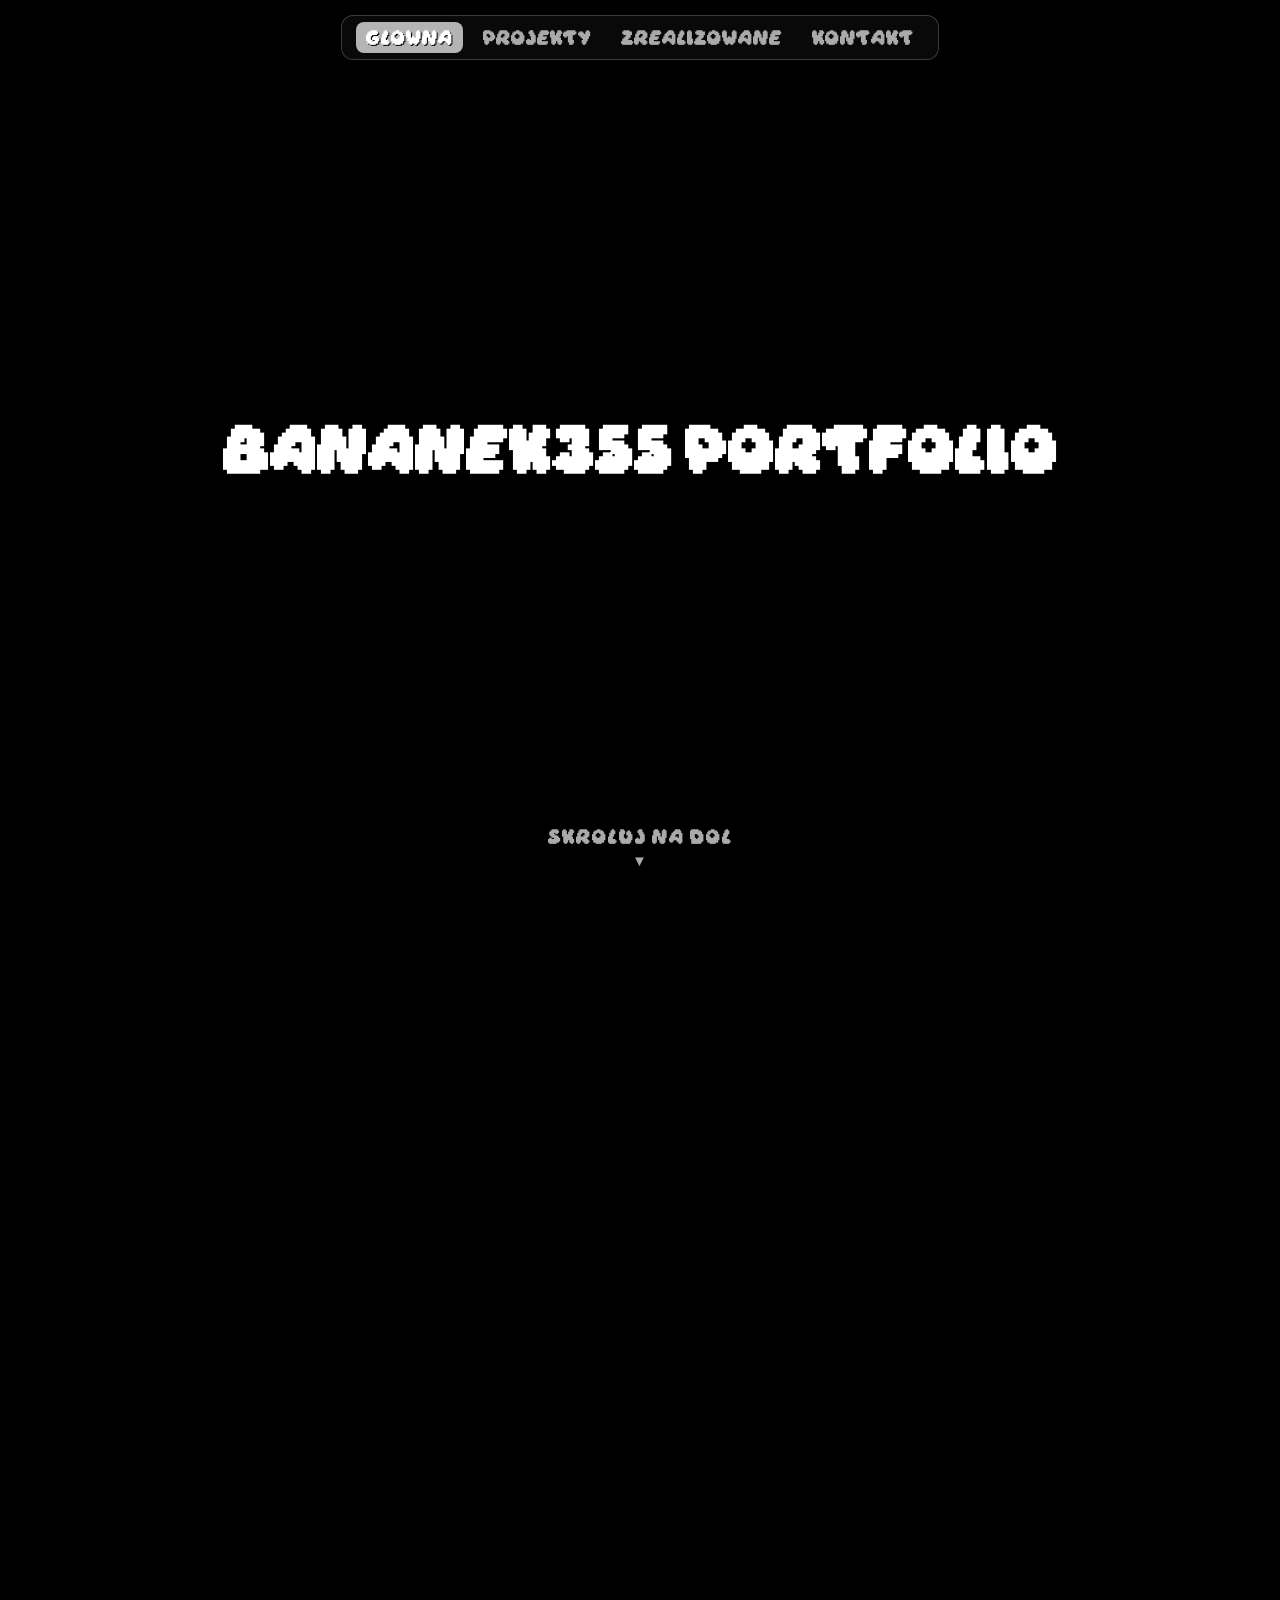
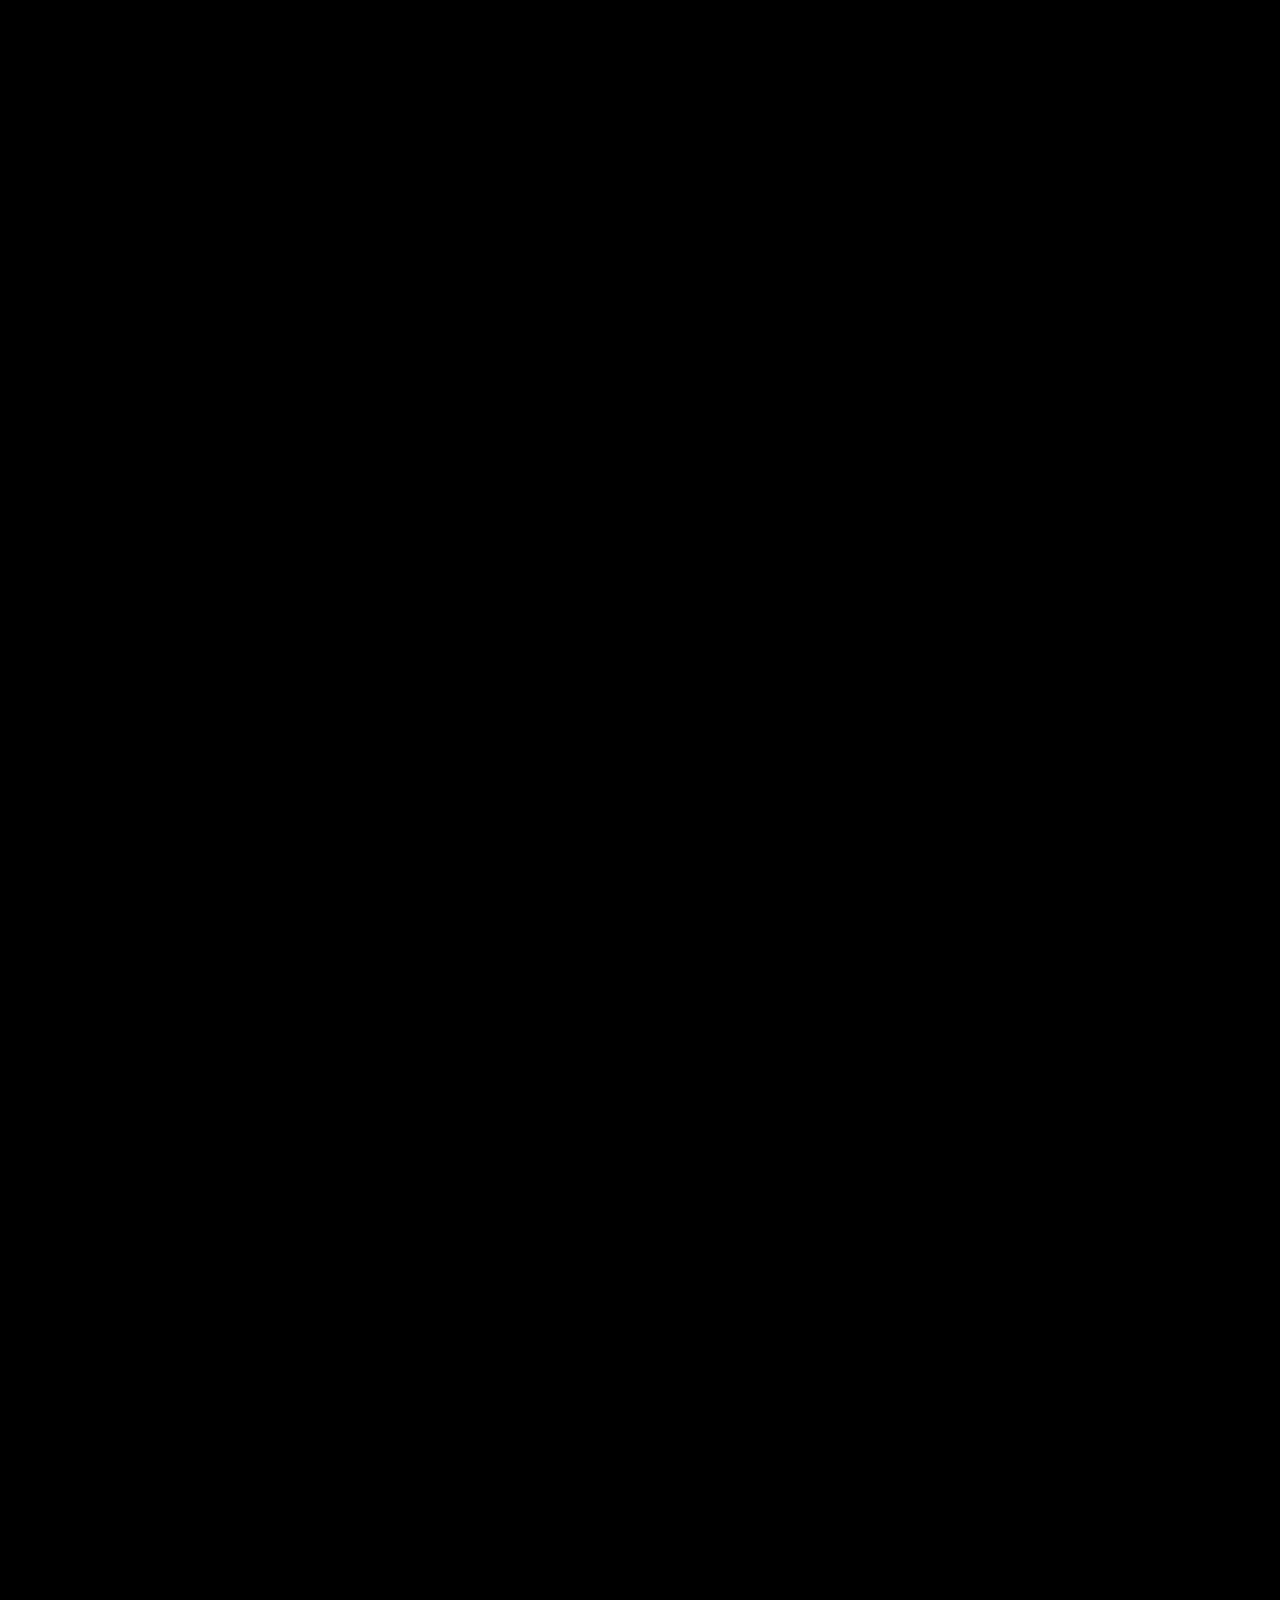
<file: index.html>
<!DOCTYPE html>
<html lang="pl">
  <head>
    <meta charset="UTF-8">
    <title>Bananek355 Portfolio</title>
    <link rel="stylesheet" href="styles.css" />
  </head>
  <body>
    
    <nav class="navbar">
      <a href="#hero" class="nav-btn active" data-target="0">Glowna</a>
      <a href="#projects" class="nav-btn" data-target="1">Projekty</a>
      <a href="#orders" class="nav-btn" data-target="2">Zrealizowane</a>
      <a href="#contact" class="nav-btn" data-target="3">Kontakt</a>
    </nav>

    <section class="screen hero-screen active" id="hero" data-screen="0">
      <div class="divmain">
        <h1 class="title">Bananek355 Portfolio</h1>
      </div>
      <div class="scroll-down-indicator">
        <span>skroluj na dol</span>
        <div class="arrow">▼</div>
      </div>
    </section>

    <section class="screen projects-screen" id="projects" data-screen="1">
      <div class="screen-content">
        <h2 class="section-title">Moje projekty</h2>
        
        <div class="gallery-grid">
          <div class="project-card">
            <div class="image-container">
              <img src="boxgg.png" alt="BoxGG">
              <div class="overlay">
                <span class="project-name">BoxGG</span>
                <p class="project-desc">Serwer BoxPVP w minecraft działający od stycznia 2026 roku</p>
              </div>
            </div>
            <div class="image-bar">Serwer BoxPVP</div>
          </div>

          <div class="project-card">
            <div class="image-container">
              <img src="latwycode.png" alt="ŁatwyCode">
              <div class="overlay">
                <span class="project-name">LatwyCode</span>
                <p class="project-desc">Moj własny discord serwer: code z darmowymi zasobami na twój serwer!</p>
              </div>
            </div>
            <div class="image-bar">ŁatwyCode</div>
          </div>
        </div>

      </div>
      <div class="scroll-down-indicator">
        <span>skroluj dalej</span>
        <div class="arrow">▼</div>
      </div>
    </section>

    <section class="screen orders-screen" id="orders" data-screen="2">
      <div class="screen-content">
        <h2 class="section-title">Moje zlecenia</h2>
        
        <div class="gallery-grid">
          <div class="project-card">
            <div class="image-container">
              <img src="horizon.png" alt="Bot Discord">
              <div class="overlay">
                <span class="project-name">Bot Discord #1</span>
                <p class="project-desc">Bot Core na serwer HorizonCode z dużą funkcjonalnością</p>
              </div>
            </div>
            <div class="image-bar">Bot na serwer HorizonCode</div>
          </div>
        </div>

      </div>
      <div class="scroll-down-indicator">
        <span>skroluj dalej</span>
        <div class="arrow">▼</div>
      </div>
    </section>

    <section class="screen contact-screen" id="contact" data-screen="3">
      <div class="screen-content">
        <h2 class="section-title">Kontakt i Info</h2>
        
        <div class="profile-box">
          <div class="profile-left">
            <img src="profilowe.png" alt="Profilowe" class="profile-img">
            <div class="profile-info">
              <h3>Bananek355</h3>
              <p class="profile-desc">Siema, jestem bananek! Lubie programować i też czasami nagrywam na youtube. Robie boty discord, pluginy .jar i skrypty .sk.</p>
            </div>
          </div>
          <div class="profile-right">
            <ul class="skills-list">
              <li><span class="dot yellow"></span> Boty discord: 1.2 roku</li>
              <li><span class="dot orange"></span> Pluginy Java: 2 lata</li>
              <li><span class="dot green"></span> Skrypty .sk: 3 lata</li>
            </ul>
            <div class="contact-box">
              <span>Kontakt Discord:</span> 
              <strong id="discordTag" onclick="copyDiscord()" title="Kliknij, aby skopiować">bana.nek355</strong>
              <span id="copyNotification" class="copy-notif">Skopiowano do schowka!</span>
            </div>
          </div>
        </div>

      </div>

      <footer class="footer-copyright">
        &copy; 2026 Bananek355. Wszelkie prawa zastrzeżone.
      </footer>
    </section>

    <script>
      const screens = document.querySelectorAll('.screen');
      const navButtons = document.querySelectorAll('.nav-btn');

      const observerOptions = {
        root: null,
        threshold: 0.5
      };

      const observer = new IntersectionObserver((entries) => {
        entries.forEach(entry => {
          if (entry.isIntersecting) {
            entry.target.classList.add('active');
            const screenIndex = entry.target.getAttribute('data-screen');
            
            navButtons.forEach(btn => btn.classList.remove('active'));
            document.querySelector(`.nav-btn[data-target="${screenIndex}"]`).classList.add('active');
          } else {
            entry.target.classList.remove('active');
          }
        });
      }, observerOptions);

      screens.forEach(screen => observer.observe(screen));

      function copyDiscord() {
        const discordText = "bana.nek355";
        navigator.clipboard.writeText(discordText).then(() => {
          const notif = document.getElementById('copyNotification');
          notif.style.opacity = '1';
          setTimeout(() => {
            notif.style.opacity = '0';
          }, 2000);
        });
      }
    </script>
  </body>
</html>
</file>
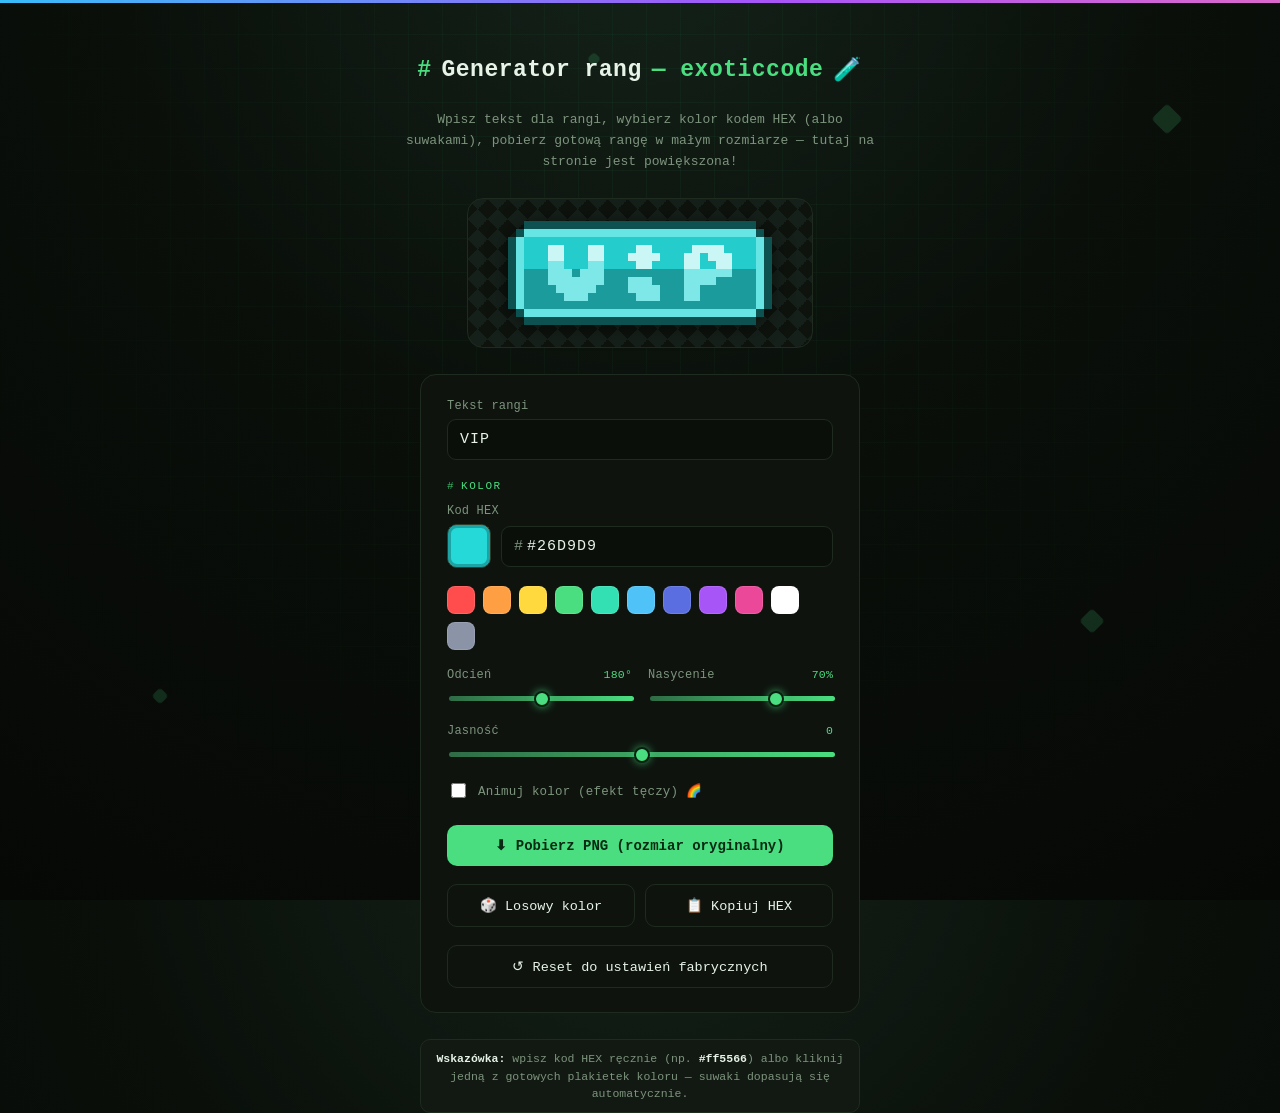
<file: gene.html>
<!DOCTYPE html>
<html lang="pl">
<head>
<meta charset="UTF-8">
<title>Generator rang — pixel font</title>
<style>
  :root{
    --bg:#080b08; --panel:#0e130e; --panel2:#121912; --border:#1f2b1f; --border-hi:#2c3d2c;
    --text:#e7f3e7; --muted:#7d947d; --accent:#4ade80; --accent-dim:#2f6b45;
  }
  *{ box-sizing:border-box; }

  html,body{ height:100%; }
  body{
    margin:0; min-height:100vh; padding:56px 20px 70px;
    background:
      radial-gradient(circle at 50% -10%, #14231a 0%, #0a0f0a 45%, #060806 100%);
    font-family: 'JetBrains Mono','Consolas','SF Mono', monospace; color: var(--text);
    display:flex; flex-direction:column; align-items:center; gap:26px;
    position:relative; overflow-x:hidden;
  }

  /* faint scanline grid, like the portfolio bg */
  body::before{
    content:''; position:fixed; inset:0; pointer-events:none; z-index:0;
    background-image:
      linear-gradient(rgba(74,222,128,0.05) 1px, transparent 1px),
      linear-gradient(90deg, rgba(74,222,128,0.05) 1px, transparent 1px);
    background-size: 34px 34px;
    mask-image: radial-gradient(circle at 50% 20%, black 0%, transparent 75%);
  }

  /* top loading-bar style gradient sliver */
  .topbar{
    position:fixed; top:0; left:0; right:0; height:3px; z-index:5;
    background: linear-gradient(90deg,#38bdf8,#a855f7,#f472b6,#facc15,#4ade80,#38bdf8);
    background-size: 300% 100%;
    animation: barflow 6s linear infinite;
  }
  @keyframes barflow{ 0%{background-position:0% 0;} 100%{background-position:300% 0;} }

  /* floating diamond decorations */
  .deco{ position:fixed; z-index:0; pointer-events:none; background: rgba(74,222,128,0.16);
    border-radius:4px; transform: rotate(45deg); animation: floaty 9s ease-in-out infinite; }
  .deco:nth-child(1){ width:16px; height:16px; left:6%; top:18%; animation-delay:0s; }
  .deco:nth-child(2){ width:22px; height:22px; right:8%; top:12%; animation-delay:1.4s; }
  .deco:nth-child(3){ width:12px; height:12px; left:12%; bottom:22%; animation-delay:2.6s; }
  .deco:nth-child(4){ width:18px; height:18px; right:14%; bottom:30%; animation-delay:.8s; }
  .deco:nth-child(5){ width:10px; height:10px; left:46%; top:6%; animation-delay:3.4s; }
  @keyframes floaty{
    0%,100%{ transform: rotate(45deg) translateY(0); opacity:.5; }
    50%{ transform: rotate(45deg) translateY(-18px); opacity:1; }
  }

  @keyframes riseIn{
    from{ opacity:0; transform: translateY(14px); }
    to{ opacity:1; transform: translateY(0); }
  }
  .rise{ animation: riseIn .55s ease both; }
  .rise.d1{ animation-delay:.05s; }
  .rise.d2{ animation-delay:.15s; }
  .rise.d3{ animation-delay:.25s; }

  h1{
    font-size:23px; margin:0; letter-spacing:.5px; z-index:1; text-align:center;
    display:flex; align-items:center; gap:10px; justify-content:center;
  }
  h1 .tag{ color:var(--accent); }
  p.sub{ margin:0; color:var(--muted); font-size:13px; text-align:center; max-width:480px; z-index:1; line-height:1.6; }

  .preview-wrap{
    position:relative; z-index:1;
    background:
      linear-gradient(45deg, #16201a 25%, transparent 25%) -10px 0/20px 20px,
      linear-gradient(-45deg, #16201a 25%, transparent 25%) -10px 0/20px 20px,
      linear-gradient(45deg, transparent 75%, #16201a 75%) -10px 0/20px 20px,
      linear-gradient(-45deg, transparent 75%, #16201a 75%) -10px 0/20px 20px,
      var(--panel);
    border:1px solid var(--border); border-radius:16px;
    padding:40px; display:flex; align-items:center; justify-content:center;
    min-height:150px; min-width:320px;
    transition: box-shadow .3s, border-color .3s;
    box-shadow: 0 0 0 rgba(74,222,128,0);
  }
  .preview-wrap.glow{
    border-color: var(--accent-dim);
    box-shadow: 0 0 26px -6px rgba(74,222,128,.45);
  }
  #previewCanvas{ image-rendering: pixelated; image-rendering: crisp-edges; display:block;
    filter: drop-shadow(0 2px 10px rgba(0,0,0,.5)); }

  .controls{
    position:relative; z-index:1;
    width:100%; max-width:440px; display:flex; flex-direction:column; gap:18px;
    background: var(--panel); border:1px solid var(--border); border-radius:16px; padding:24px 26px;
  }
  .section-label{
    font-size:11px; color:var(--accent); letter-spacing:1.5px; text-transform:uppercase;
    display:flex; align-items:center; gap:6px; margin:2px 0 -6px;
  }
  .section-label::before{ content:'#'; opacity:.8; }

  label{ font-size:12px; color:var(--muted); display:block; margin-bottom:6px; letter-spacing:.2px; }
  input[type=text]{
    width:100%; padding:11px 12px; border-radius:9px; border:1px solid var(--border);
    background:#0a0f0a; color:var(--text); font-size:15px; letter-spacing:1px;
    font-family:inherit; transition: border-color .2s, box-shadow .2s;
  }
  input[type=text]:focus{
    outline:none; border-color: var(--accent); box-shadow: 0 0 0 3px rgba(74,222,128,.15);
  }
  input[type=range]{
    width:100%; -webkit-appearance:none; appearance:none; height:5px; border-radius:4px;
    background: linear-gradient(90deg, var(--accent-dim), var(--accent)); cursor:pointer;
  }
  input[type=range]::-webkit-slider-thumb{
    -webkit-appearance:none; width:16px; height:16px; border-radius:50%;
    background:var(--accent); border:2px solid #06210f; cursor:pointer;
    box-shadow:0 0 8px rgba(74,222,128,.7); transition: transform .15s;
  }
  input[type=range]::-webkit-slider-thumb:hover{ transform: scale(1.15); }
  input[type=range]::-moz-range-thumb{
    width:14px; height:14px; border-radius:50%; background:var(--accent);
    border:2px solid #06210f; cursor:pointer; box-shadow:0 0 8px rgba(74,222,128,.7);
  }

  .row{ display:flex; gap:16px; }
  .row > div{ flex:1; }
  .value{ font-size:11.5px; color:var(--accent); float:right; font-variant-numeric: tabular-nums; }

  /* hex picker row */
  .hexrow{ display:flex; align-items:center; gap:10px; }
  .swatch{
    width:44px; height:44px; border-radius:10px; border:1px solid var(--border-hi);
    flex-shrink:0; box-shadow: inset 0 0 0 3px rgba(0,0,0,.25);
    transition: box-shadow .25s;
  }
  .swatch.pulse{ animation: swatchPulse .5s ease; }
  @keyframes swatchPulse{ 0%{ transform:scale(1); } 40%{ transform:scale(1.12); } 100%{ transform:scale(1); } }
  .hexfield{
    flex:1; display:flex; align-items:center; background:#0a0f0a; border:1px solid var(--border);
    border-radius:9px; padding:0 12px; transition: border-color .2s, box-shadow .2s;
  }
  .hexfield:focus-within{ border-color: var(--accent); box-shadow: 0 0 0 3px rgba(74,222,128,.15); }
  .hexfield span{ color:var(--muted); font-size:15px; }
  .hexfield input{
    border:none; background:transparent; color:var(--text); font-size:15px; letter-spacing:1px;
    padding:11px 4px; width:100%; font-family:inherit; text-transform:uppercase;
  }
  .hexfield input:focus{ outline:none; }

  .swatches{ display:flex; flex-wrap:wrap; gap:8px; }
  .swatches button{
    width:28px; height:28px; padding:0; border-radius:8px; border:1px solid rgba(255,255,255,.12);
    cursor:pointer; transition: transform .15s, box-shadow .15s; flex:none;
  }
  .swatches button:hover{ transform: scale(1.18) translateY(-2px); box-shadow:0 4px 10px rgba(0,0,0,.4); }

  .checkline{
    display:flex; align-items:center; gap:9px; font-size:12.5px; color:var(--muted); cursor:pointer;
    user-select:none;
  }
  .checkline input{ accent-color: var(--accent); width:15px; height:15px; cursor:pointer; }

  button.act{
    background: var(--accent); color:#062a12; border:none; font-weight:700;
    padding:12px 18px; border-radius:10px; cursor:pointer; font-size:14px; width:100%;
    font-family:inherit; transition: filter .15s, transform .1s;
  }
  button.act:hover{ filter:brightness(1.1); }
  button.act:active{ transform: scale(.98); }
  button.secondary{
    background: transparent; color: var(--text); border: 1px solid var(--border);
    padding:12px 18px; border-radius:10px; cursor:pointer; font-size:13.5px; width:100%;
    font-family:inherit; transition: border-color .2s, color .2s, transform .1s;
  }
  button.secondary:hover{ border-color: var(--accent); color: var(--accent); }
  button.secondary:active{ transform: scale(.98); }
  .btnrow{ display:flex; gap:10px; }
  .btnrow > *{ flex:1; }

  .note{
    font-size:11.5px; color:var(--muted); background:var(--panel2); border:1px solid var(--border);
    border-radius:10px; padding:10px 12px; max-width:440px; text-align:center; line-height:1.5;
    z-index:1; position:relative;
  }
  .note b{ color:var(--text); }

  .toast{
    position:fixed; bottom:24px; left:50%; transform:translateX(-50%) translateY(12px);
    background: var(--accent); color:#062a12; font-weight:700; font-size:13px;
    padding:10px 18px; border-radius:10px; opacity:0; pointer-events:none;
    transition: opacity .25s, transform .25s; z-index:10; box-shadow:0 8px 22px rgba(0,0,0,.4);
  }
  .toast.show{ opacity:1; transform:translateX(-50%) translateY(0); }
</style>
</head>
<body>

<div class="topbar"></div>
<div class="deco"></div>
<div class="deco"></div>
<div class="deco"></div>
<div class="deco"></div>
<div class="deco"></div>

<h1 class="rise"><span class="tag">#</span> Generator rang <span class="tag">— exoticcode</span> 🧪</h1>
<p class="sub rise d1">Wpisz tekst dla rangi, wybierz kolor kodem HEX (albo suwakami), pobierz gotową rangę w małym rozmiarze — tutaj na stronie jest powiększona!</p>

<div class="preview-wrap rise d2" id="previewWrap">
  <canvas id="previewCanvas"></canvas>
</div>

<div class="controls rise d3">
  <div>
    <label>Tekst rangi</label>
    <input type="text" id="textInput" maxlength="20" value="VIP">
  </div>

  <div class="section-label">Kolor</div>

  <div>
    <label>Kod HEX</label>
    <div class="hexrow">
      <div class="swatch" id="swatch"></div>
      <div class="hexfield">
        <span>#</span>
        <input type="text" id="hexInput" maxlength="7" value="#33e0b3" spellcheck="false">
      </div>
    </div>
  </div>

  <div class="swatches" id="presetSwatches"></div>

  <div class="row">
    <div>
      <label>Odcień <span class="value" id="hueVal">180°</span></label>
      <input type="range" id="hue" min="0" max="360" value="180">
    </div>
    <div>
      <label>Nasycenie <span class="value" id="satVal">70%</span></label>
      <input type="range" id="sat" min="0" max="100" value="70">
    </div>
  </div>

  <div>
    <label>Jasność <span class="value" id="lightVal">0</span></label>
    <input type="range" id="light" min="-100" max="100" value="0">
  </div>

  <label class="checkline">
    <input type="checkbox" id="rainbowToggle">
    Animuj kolor (efekt tęczy) 🌈
  </label>

  <button id="downloadBtn" class="act">⬇ Pobierz PNG (rozmiar oryginalny)</button>
  <div class="btnrow">
    <button id="randomBtn" class="secondary">🎲 Losowy kolor</button>
    <button id="copyBtn" class="secondary">📋 Kopiuj HEX</button>
  </div>
  <button id="resetBtn" class="secondary">↺ Reset do ustawień fabrycznych</button>
</div>

<div class="note rise d3"><b>Wskazówka:</b> wpisz kod HEX ręcznie (np. <b>#ff5566</b>) albo kliknij jedną z gotowych plakietek koloru — suwaki dopasują się automatycznie.</div>

<div class="toast" id="toast">Skopiowano!</div>

<script>
const LETTERS = {"a": "[data-uri]", "b": "[data-uri]", "c": "[data-uri]", "d": "[data-uri]", "e": "[data-uri]", "f": "[data-uri]", "g": "[data-uri]", "h": "[data-uri]", "i": "[data-uri]", "k": "[data-uri]", "l": "[data-uri]", "m": "[data-uri]", "n": "[data-uri]", "o": "[data-uri]", "p": "[data-uri]", "r": "[data-uri]", "s": "[data-uri]", "t": "[data-uri]", "u": "[data-uri]", "v": "[data-uri]", "w": "[data-uri]", "x": "[data-uri]", "y": "[data-uri]", "z": "[data-uri]"};
const BG_SRC = "[data-uri]";
const FALLBACK = { j:'i', q:'i' };
const GAP = 2;
const PAD_X = 5;
const CAP = 2;
const SCALE = 8;

const loadedImages = {};
let bgImg = null;
let loadedCount = 0;
const keys = Object.keys(LETTERS);

function loadAll(cb){
  let total = keys.length + 1;
  let done = 0;
  const check = () => { done++; if(done === total) cb(); };

  keys.forEach(k => {
    const img = new Image();
    img.onload = () => { loadedImages[k] = img; check(); };
    img.src = LETTERS[k];
  });

  bgImg = new Image();
  bgImg.onload = check;
  bgImg.src = BG_SRC;
}

function rgbToHsl(r,g,b){
  r/=255; g/=255; b/=255;
  const max=Math.max(r,g,b), min=Math.min(r,g,b);
  let h,s,l=(max+min)/2;
  if(max===min){ h=s=0; }
  else{
    const d=max-min;
    s = l>0.5 ? d/(2-max-min) : d/(max+min);
    switch(max){
      case r: h=(g-b)/d+(g<b?6:0); break;
      case g: h=(b-r)/d+2; break;
      case b: h=(r-g)/d+4; break;
    }
    h/=6;
  }
  return [h,s,l];
}
function hue2rgb(p,q,t){
  if(t<0) t+=1; if(t>1) t-=1;
  if(t<1/6) return p+(q-p)*6*t;
  if(t<1/2) return q;
  if(t<2/3) return p+(q-p)*(2/3-t)*6;
  return p;
}
function hslToRgb(h,s,l){
  let r,g,b;
  if(s===0){ r=g=b=l; }
  else{
    const q = l<0.5 ? l*(1+s) : l+s-l*s;
    const p = 2*l-q;
    r = hue2rgb(p,q,h+1/3);
    g = hue2rgb(p,q,h);
    b = hue2rgb(p,q,h-1/3);
  }
  return [Math.round(r*255), Math.round(g*255), Math.round(b*255)];
}

function recolor(img, hueDeg, satPct, lightAdj){
  const off = document.createElement('canvas');
  off.width = img.width; off.height = img.height;
  const octx = off.getContext('2d');
  octx.drawImage(img,0,0);
  const id = octx.getImageData(0,0,img.width,img.height);
  const d = id.data;

  const shift = (lightAdj || 0) / 100 * 0.5;
  for(let i=0;i<d.length;i+=4){
    const a = d[i+3];
    if(a===0) continue;
    const [,,l] = rgbToHsl(d[i],d[i+1],d[i+2]);
    const newL = Math.min(1, Math.max(0, l + shift));
    const [nr,ng,nb] = hslToRgb(hueDeg/360, satPct/100, newL);
    d[i]=nr; d[i+1]=ng; d[i+2]=nb;
  }
  octx.putImageData(id,0,0);
  return off;
}

function drawBackground(ctx, bgCanvas, x, y, width, height){
  const bw = bgCanvas.width;
  ctx.imageSmoothingEnabled = false;
  ctx.drawImage(bgCanvas, 0, 0, CAP, height, x, y, CAP, height);
  ctx.drawImage(bgCanvas, bw - CAP, 0, CAP, height, x + width - CAP, y, CAP, height);
  ctx.drawImage(bgCanvas, CAP, 0, bw - CAP*2, height, x + CAP, y, width - CAP*2, height);
}

const nativeCanvas = document.createElement('canvas');
const previewCanvas = document.getElementById('previewCanvas');
const previewWrap = document.getElementById('previewWrap');
const textInput = document.getElementById('textInput');
const hueSlider = document.getElementById('hue');
const satSlider = document.getElementById('sat');
const lightSlider = document.getElementById('light');
const hueVal = document.getElementById('hueVal');
const satVal = document.getElementById('satVal');
const lightVal = document.getElementById('lightVal');
const hexInput = document.getElementById('hexInput');
const swatch = document.getElementById('swatch');
const presetWrap = document.getElementById('presetSwatches');
const rainbowToggle = document.getElementById('rainbowToggle');
const toast = document.getElementById('toast');

const DEFAULTS = { hue: 180, sat: 70, light: 0 };

/* ---------- hex <-> hsl helpers ---------- */
function hexToHsl(hex){
  hex = hex.replace('#','').trim();
  if(hex.length === 3) hex = hex.split('').map(c => c+c).join('');
  if(!/^[0-9a-fA-F]{6}$/.test(hex)) return null;
  const r = parseInt(hex.slice(0,2),16), g = parseInt(hex.slice(2,4),16), b = parseInt(hex.slice(4,6),16);
  const [h,s,l] = rgbToHsl(r,g,b);
  return { h: Math.round(h*360), s: Math.round(s*100), l };
}
function toHex2(n){ return n.toString(16).padStart(2,'0'); }
function currentHex(){
  const hue = parseInt(hueSlider.value,10), sat = parseInt(satSlider.value,10);
  const [r,g,b] = hslToRgb(hue/360, sat/100, 0.5);
  return '#' + toHex2(r) + toHex2(g) + toHex2(b);
}
function updateSwatchAndHex(pulse){
  const hex = currentHex();
  swatch.style.background = hex;
  if(document.activeElement !== hexInput) hexInput.value = hex;
  if(pulse){ swatch.classList.remove('pulse'); void swatch.offsetWidth; swatch.classList.add('pulse'); }
}

const PRESETS = ['#ff4d4d','#ff9f43','#ffd93d','#4ade80','#33e0b3','#4fc3f7','#5b6ee1','#a855f7','#ec4899','#ffffff','#8b93a7'];
PRESETS.forEach(hex => {
  const b = document.createElement('button');
  b.style.background = hex;
  b.title = hex;
  b.addEventListener('click', () => applyHex(hex));
  presetWrap.appendChild(b);
});

function applyHex(hex, opts){
  opts = opts || {};
  const hsl = hexToHsl(hex);
  if(!hsl) return;
  hueSlider.value = hsl.h;
  satSlider.value = hsl.s;
  if(!opts.keepLight) lightSlider.value = 0;
  render(true);
}

hexInput.addEventListener('input', () => {
  let v = hexInput.value;
  if(!v.startsWith('#')) v = '#' + v;
  if(hexToHsl(v)) applyHex(v, { keepLight:true });
});
hexInput.addEventListener('blur', () => { hexInput.value = currentHex(); });

document.getElementById('randomBtn').addEventListener('click', () => {
  const rand = '#' + Math.floor(Math.random()*0xffffff).toString(16).padStart(6,'0');
  applyHex(rand);
});

document.getElementById('copyBtn').addEventListener('click', () => {
  const hex = currentHex();
  navigator.clipboard.writeText(hex).catch(()=>{});
  toast.textContent = 'Skopiowano ' + hex + '!';
  toast.classList.add('show');
  clearTimeout(toast._t);
  toast._t = setTimeout(() => toast.classList.remove('show'), 1600);
});

/* ---------- rainbow auto-animation ---------- */
let rainbowRAF = null;
rainbowToggle.addEventListener('change', () => {
  if(rainbowToggle.checked){
    const step = () => {
      let h = (parseInt(hueSlider.value,10) + 1.2) % 360;
      hueSlider.value = Math.round(h);
      render(true);
      rainbowRAF = requestAnimationFrame(step);
    };
    rainbowRAF = requestAnimationFrame(step);
  } else if(rainbowRAF){
    cancelAnimationFrame(rainbowRAF);
    rainbowRAF = null;
  }
});

function render(pulse){
  const text = textInput.value.toLowerCase();
  const hue = parseInt(hueSlider.value, 10);
  const sat = parseInt(satSlider.value, 10);
  const light = parseInt(lightSlider.value, 10);
  hueVal.textContent = hue + '°';
  satVal.textContent = sat + '%';
  lightVal.textContent = light;
  updateSwatchAndHex(pulse);
  previewWrap.classList.add('glow');
  clearTimeout(previewWrap._glowT);
  previewWrap._glowT = setTimeout(() => previewWrap.classList.remove('glow'), 900);

  const LETTER_H = 7;
  const BG_H = bgImg.height;

  const parts = [];
  let textW = 0;
  for(const ch of text){
    if(ch === ' '){ parts.push({blank:true, w:4}); textW += 4 + GAP; continue; }
    let key = loadedImages[ch] ? ch : FALLBACK[ch];
    if(!key || !loadedImages[key]) continue;
    const img = loadedImages[key];
    const rc = recolor(img, hue, sat, light);
    parts.push({canvas: rc, w: img.width});
    textW += img.width + GAP;
  }
  if(parts.length) textW -= GAP;
  textW = Math.max(textW, 0);

  const totalW = Math.max(textW + PAD_X*2, CAP*2 + 6);

  nativeCanvas.width = totalW;
  nativeCanvas.height = BG_H;
  const nctx = nativeCanvas.getContext('2d');
  nctx.imageSmoothingEnabled = false;
  nctx.clearRect(0,0,totalW,BG_H);

  const bgRecolored = recolor(bgImg, hue, sat, light);
  drawBackground(nctx, bgRecolored, 0, 0, totalW, BG_H);

  const yOffset = Math.floor((BG_H - LETTER_H) / 2);
  let x = PAD_X;
  parts.forEach(p => {
    if(!p.blank) nctx.drawImage(p.canvas, x, yOffset);
    x += p.w + GAP;
  });

  previewCanvas.width = totalW * SCALE;
  previewCanvas.height = BG_H * SCALE;
  const pctx = previewCanvas.getContext('2d');
  pctx.imageSmoothingEnabled = false;
  pctx.clearRect(0,0,previewCanvas.width, previewCanvas.height);
  pctx.drawImage(nativeCanvas, 0, 0, previewCanvas.width, previewCanvas.height);
}

document.getElementById('downloadBtn').addEventListener('click', () => {
  const a = document.createElement('a');
  a.download = (textInput.value || 'ranga').toLowerCase().replace(/[^a-z0-9]+/g,'-') + '.png';
  a.href = nativeCanvas.toDataURL('image/png');
  a.click();
});

document.getElementById('resetBtn').addEventListener('click', () => {
  if(rainbowToggle.checked){ rainbowToggle.checked = false; if(rainbowRAF) cancelAnimationFrame(rainbowRAF); rainbowRAF = null; }
  hueSlider.value = DEFAULTS.hue;
  satSlider.value = DEFAULTS.sat;
  lightSlider.value = DEFAULTS.light;
  render(true);
});

[textInput].forEach(el => el.addEventListener('input', () => render()));
[hueSlider, satSlider, lightSlider].forEach(el => el.addEventListener('input', () => render(true)));

loadAll(() => { hexInput.value = currentHex(); render(); });
</script>

</body>
</html>
</file>
<file: styles.css>
@font-face {
  font-family: 'MojaCzcionka';
  src: url('font.otf') format('opentype');
}

@font-face {
  font-family: 'DrugaCzcionka';
  src: url('font.otf') format('opentype');
}

body {
  margin: 0;
  box-sizing: border-box;
  background-color: #000000;
  color: #ffffff;
  font-family: sans-serif;
  overflow-x: hidden;
  scroll-behavior: smooth;
  scroll-snap-type: y mandatory;
}

.navbar {
  position: fixed;
  top: 15px;
  left: 50%;
  transform: translateX(-50%);
  display: flex;
  gap: 10px;
  background: rgba(15, 15, 15, 0.65);
  backdrop-filter: blur(12px);
  -webkit-backdrop-filter: blur(12px);
  border: 1px solid rgba(255, 255, 255, 0.2);
  border-radius: 12px;
  padding: 6px 14px;
  z-index: 1000;
  box-shadow: 0 8px 32px 0 rgba(0, 0, 0, 0.37);
}

.nav-btn {
  color: #aaa;
  text-decoration: none;
  font-family: 'DrugaCzcionka', sans-serif;
  font-size: 13px;
  padding: 5px 10px;
  border-radius: 8px;
  transition: all 0.3s ease;
}

.nav-btn:hover {
  color: #fff;
  background: rgba(255, 255, 255, 0.05);
}

.nav-btn.active {
  background-color: #f7f7f8b7;
  color: #fff;
  text-shadow: 1px 1px 0 #000;
}

.screen {
  position: relative;
  width: 100vw;
  height: 100vh;
  display: flex;
  flex-direction: column;
  justify-content: center;
  align-items: center;
  box-sizing: border-box;
  padding: 40px 20px;
  scroll-snap-align: start;
  
  opacity: 0;
  transform: translateY(30px) scale(0.98);
  transition: opacity 0.8s ease, transform 0.8s ease;
}

.screen.active {
  opacity: 1;
  transform: translateY(0) scale(1);
}

.divmain {
  display: flex;
  justify-content: center;
  align-items: center;
  width: 100%;
}

.title {
  color: #ffffff;
  margin: 0; 
  font-family: 'MojaCzcionka', sans-serif;
  font-size: 42px;
  image-rendering: pixelated;
  -webkit-font-smoothing: none;
  text-shadow: 
    -2px -2px 0 #000, 2px -2px 0 #000,
    -2px  2px 0 #000, 2px  2px 0 #000,
     0px -2px 0 #000, 0px  2px 0 #000,
    -2px  0px 0 #000, 2px  0px 0 #000;
  text-align: center;
}

.scroll-down-indicator {
  position: absolute;
  bottom: 25px;
  left: 50%;
  transform: translateX(-50%);
  display: flex;
  flex-direction: column;
  align-items: center;
  font-family: 'DrugaCzcionka', sans-serif;
  font-size: 13px;
  color: #aaa;
  animation: bounceAndFade 1.5s infinite;
  letter-spacing: 1px;
  pointer-events: none;
}

.scroll-down-indicator .arrow {
  font-size: 15px;
  margin-top: 4px;
}

@keyframes bounceAndFade {
  0%, 100% { transform: translate(-50%, 0); opacity: 0.3; }
  50% { transform: translate(-50%, 6px); opacity: 1; }
}

.screen-content {
  width: 100%;
  max-width: 850px;
  display: flex;
  flex-direction: column;
  align-items: center;
  justify-content: center;
}

.section-title {
  font-family: 'DrugaCzcionka', sans-serif;
  font-size: 28px;
  color: #f7f7f8;
  text-align: center;
  margin-bottom: 25px;
  text-shadow: 2px 2px 0px #000;
  image-rendering: pixelated;
}

.gallery-grid {
  display: grid;
  grid-template-columns: repeat(auto-fit, minmax(240px, 1fr));
  gap: 20px;
  width: 100%;
  justify-items: center;
  margin-bottom: 20px;
}

.project-card {
  width: 100%;
  max-width: 300px;
  background: #111;
  border-radius: 8px;
  overflow: hidden;
  border: 2px solid #222;
}

.image-container {
  position: relative;
  width: 100%;
  height: 160px;
  overflow: hidden;
  cursor: pointer;
}

.image-container img {
  width: 100%;
  height: 100%;
  object-fit: cover;
  transition: transform 0.3s ease;
}

.overlay {
  position: absolute;
  top: 0;
  left: 0;
  width: 100%;
  height: 100%;
  background: rgba(0, 0, 0, 0.82);
  display: flex;
  flex-direction: column;
  justify-content: center;
  align-items: center;
  text-align: center;
  padding: 12px;
  box-sizing: border-box;
  opacity: 0;
  transition: opacity 0.3s ease;
}

.image-container:hover .overlay {
  opacity: 1;
}

.image-container:hover img {
  transform: scale(1.05);
}

.project-name {
  font-family: 'MojaCzcionka', sans-serif;
  font-size: 16px;
  color: #fff;
  margin-bottom: 6px;
  image-rendering: pixelated;
  text-shadow: 2px 2px 0 #000;
}

.project-desc {
  font-family: sans-serif;
  font-size: 11px;
  color: #ccc;
  margin: 0;
  line-height: 1.3;
}

.image-bar {
  background: #151515;
  padding: 6px;
  text-align: center;
  font-size: 10px;
  color: #888;
  border-top: 1px solid #222;
}

.profile-box {
  display: flex;
  justify-content: space-between;
  align-items: center;
  width: 100%;
  max-width: 750px;
  background: #0d0d0d;
  border: 2px solid #333;
  border-radius: 12px;
  padding: 25px;
  box-sizing: border-box;
}

.profile-left {
  display: flex;
  align-items: center;
  gap: 15px;
}

.profile-img {
  width: 65px;
  height: 65px;
  border-radius: 25%;
  object-fit: cover;
  border: 2px solid #f7f7f8;
}

.profile-info h3 {
  margin: 0 0 5px 0;
  font-size: 18px;
  font-family: 'MojaCzcionka', sans-serif;
}

.profile-desc {
  margin: 0;
  font-size: 12px;
  color: #aaa;
  max-width: 250px;
}

.skills-list {
  list-style: none;
  padding: 0;
  margin: 0 0 10px 0;
  font-size: 13px;
}

.skills-list li {
  display: flex;
  align-items: center;
  gap: 8px;
  margin-bottom: 4px;
}

.dot {
  width: 10px;
  height: 10px;
  border-radius: 50%;
  display: inline-block;
}
.dot.yellow { background-color: #ffd700; }
.dot.orange { background-color: #ff8c00; }
.dot.green { background-color: #32cd32; }

.contact-box {
  font-size: 12px;
  color: #ccc;
  position: relative;
}

.contact-box strong {
  color: #fff;
  cursor: pointer;
  text-decoration: underline;
}

.copy-notif {
  position: absolute;
  top: -25px;
  left: 0;
  background: #5C6AC4;
  color: white;
  padding: 2px 6px;
  font-size: 10px;
  border-radius: 4px;
  opacity: 0;
  transition: opacity 0.2s ease;
  pointer-events: none;
}

.footer-copyright {
  position: absolute;
  bottom: 15px;
  font-size: 10px;
  color: #666;
  text-align: center;
  width: 100%;
}
</file>
